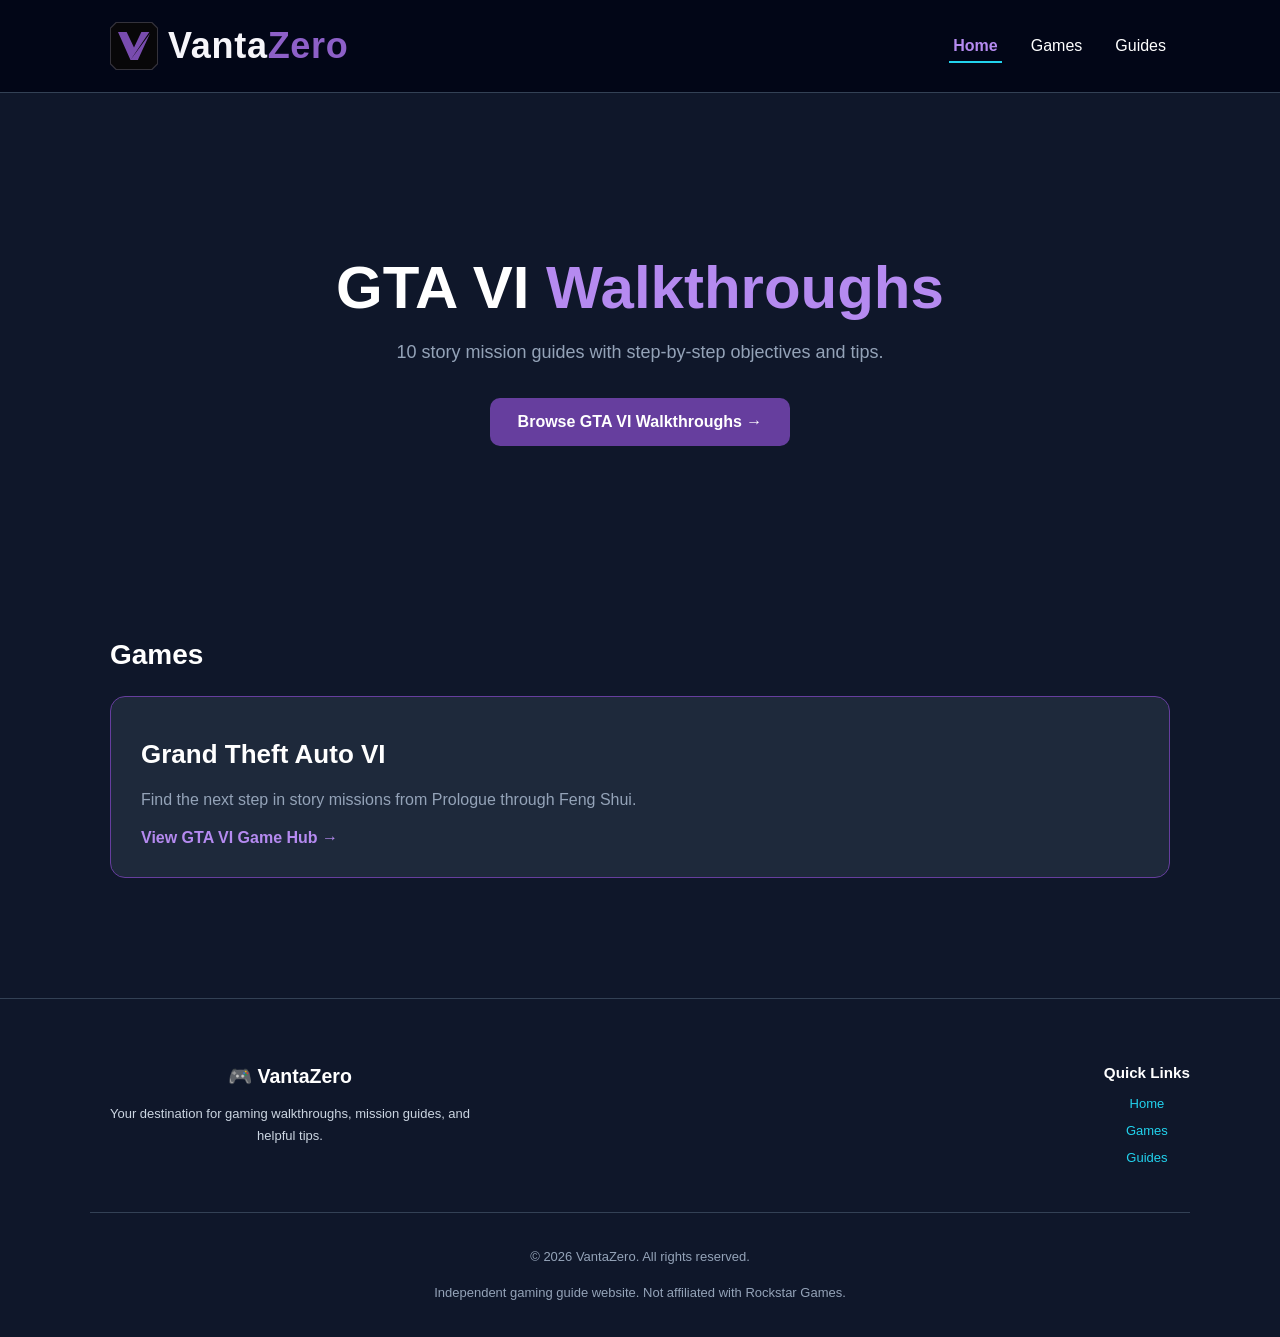
<file: index.html>
<!DOCTYPE html>
<html lang="en">

<head>
    <meta charset="UTF-8">

    <meta name="viewport"
          content="width=device-width, initial-scale=1.0">

    <!-- SEO: Website Title -->
    <title>VantaZero | Gaming Walkthroughs & Guides</title>

    <!-- SEO: Website Description -->
    <meta name="description"
          content="Explore gaming walkthroughs, mission guides, collectibles, and helpful tips for GTA 6 and more on VantaZero.">
<meta name="google-site-verification" content="dbKmy8jJhe4h7vlhuakWA9w3L3gH9EgUnJ3etNi1mDU" />

    <!-- Website CSS -->
    <link rel="stylesheet" href="style.css?v=featured-guides">
</head>

<body>

    
<a href="#main-content" class="skip-link">
    Skip to main content
</a>

  <header class="site-header">


    <nav class="navbar">

    <a href="index.html" class="logo">
        <span class="logo-icon" aria-hidden="true"></span>
        <span>Vanta<span class="logo-accent">Zero</span></span>
    </a>

    <div class="nav-links">
       <a href="index.html" class="active" aria-current="page">Home</a>
        <a href="index.html#games">Games</a>
        <a href="gta6-directory.html">Guides</a>
    </div>

</nav>


  </header>

  <a href="#main-content" class="skip-link">
    Skip to main content
</a>
    <main id="main-content">
        <section class="hero">
            <h1>GTA VI <span>Walkthroughs</span></h1>
            <p>10 story mission guides with step-by-step objectives and tips.</p>
            <a href="gta6-directory.html" class="btn">Browse GTA VI Walkthroughs →</a>
        </section>

        <section id="games" class="games-section">
            <h2>Games</h2>
            <article class="game-card featured-game">
                <h3>Grand Theft Auto VI</h3>
                <p>Find the next step in story missions from Prologue through Feng Shui.</p>
                <a href="gta6.html">View GTA VI Game Hub →</a>
            </article>
        </section>
    </main>

<!-- DAY 19 - VantaZero Footer -->
<footer class="site-footer">

    <div class="footer-container">

        <div class="footer-brand">
            <h2>🎮 VantaZero</h2>
            <p>
                Your destination for gaming walkthroughs,
                mission guides, and helpful tips.
            </p>
        </div>

        <div class="footer-links">
            <h3>Quick Links</h3>

            <a href="index.html">Home</a>
            <a href="index.html#games">Games</a>
            <a href="gta6-directory.html">Guides</a>
        </div>

    </div>

    <div class="footer-bottom">
        <p>© 2026 VantaZero. All rights reserved.</p>
        <p>
            Independent gaming guide website.
            Not affiliated with Rockstar Games.
        </p>
    </div>

</footer>

</body>
</html>
</file>
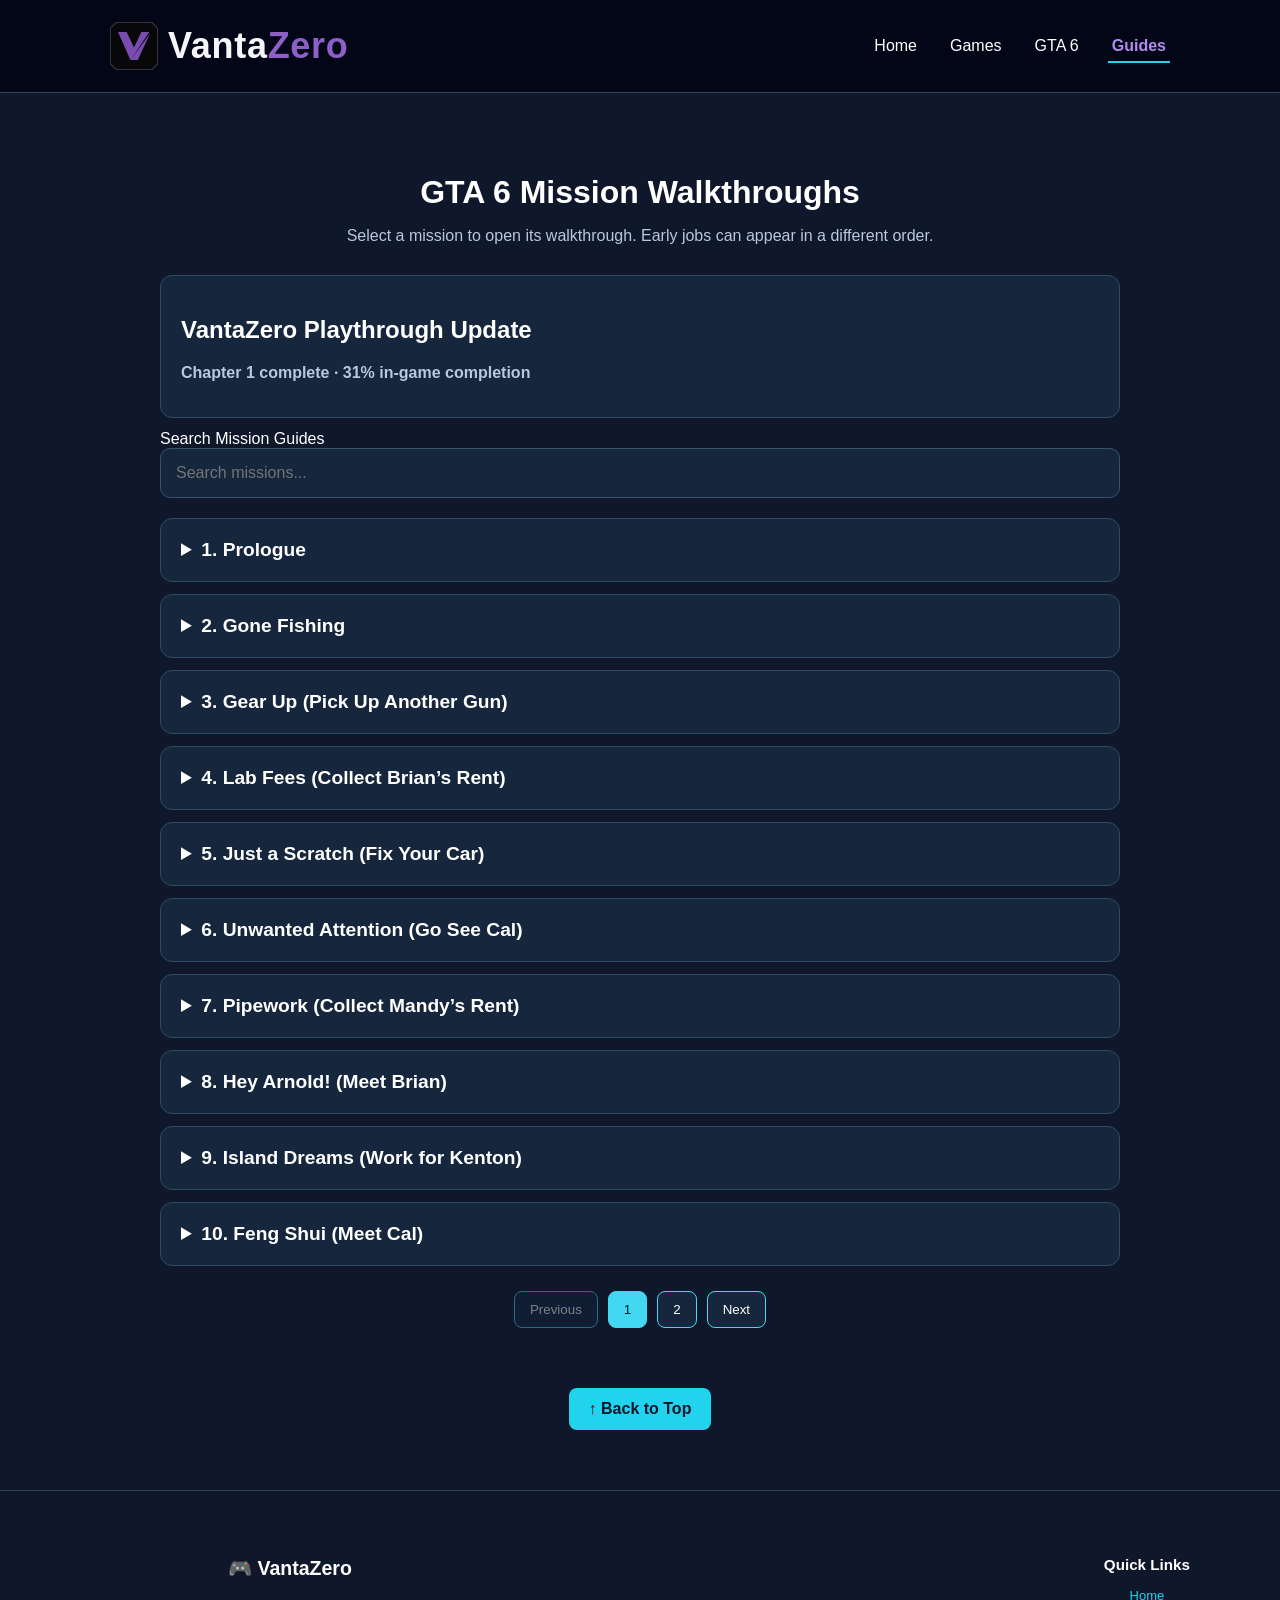
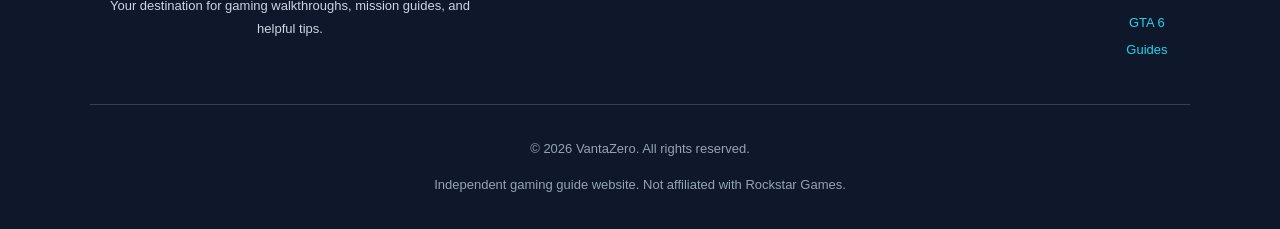
<file: gta6-directory.html>
<!DOCTYPE html>
<html lang="en">

<head>
    <meta charset="UTF-8">
    <meta name="viewport" content="width=device-width, initial-scale=1.0">

    <title>GTA 6 Mission Directory | VantaZero</title>

    <meta name="description"
          content="Browse GTA 6 mission walkthroughs and guides on VantaZero.">

    <link rel="stylesheet" href="style.css?v=featured-guides">

    <style>
        .directory-container {
            max-width: 1000px;
            margin: 40px auto;
            padding: 20px;
        }

        .directory-heading {
            text-align: center;
            margin-bottom: 30px;
        }

        .directory-heading h1 {
            margin-bottom: 12px;
        }

        .directory-heading p {
            color: #b8c8dd;
        }

        .directory-search {
            width: 100%;
            padding: 15px;
            margin-bottom: 20px;
            border: 1px solid #37526e;
            border-radius: 10px;
            background: #15263d;
            color: white;
            font-size: 16px;
        }

        .directory-search:focus {
            outline: 2px solid #b58af0;
        }

        .directory-card {
            background: #15263d;
            border: 1px solid #304963;
            border-radius: 12px;
            padding: 20px;
            margin-bottom: 12px;
        }

        .directory-card summary {
            cursor: pointer;
            font-size: 1.2rem;
            font-weight: bold;
            color: white;
        }

        .directory-card p {
            color: #b8c8dd;
            margin-bottom: 15px;
        }

        .directory-card a {
            color: #43d8f2;
            font-weight: bold;
            text-decoration: none;
        }

        .directory-card a:hover {
            text-decoration: underline;
        }

        .directory-message {
            text-align: center;
            padding: 40px 20px;
            color: #b8c8dd;
        }

        .directory-pagination {
            display: flex;
            justify-content: center;
            flex-wrap: wrap;
            gap: 10px;
            margin-top: 25px;
        }

        .directory-pagination button {
            padding: 10px 15px;
            background: #15263d;
            border: 1px solid #43d8f2;
            border-radius: 8px;
            color: white;
            cursor: pointer;
        }

        .directory-pagination button.active {
            background: #43d8f2;
            color: #0a1425;
        }

        .directory-pagination button:disabled {
            opacity: 0.45;
            cursor: default;
        }

        .directory-pagination button:not(:disabled):hover {
            opacity: 0.85;
        }
        .directory-walkthrough {
            margin-top: 16px;
        }

        .directory-steps h3 {
            margin: 16px 0 8px;
        }

        .directory-steps ol {
            padding-left: 24px;
        }

        .directory-steps li {
            margin-bottom: 8px;
        }

        .guide-source {
            margin-top: 18px;
        }
    </style>
</head>

<body id="top">

    <a href="#main-content" class="skip-link">
        Skip to main content
    </a>

    <!-- Navigation -->
    <header class="site-header">
        <nav class="navbar">

            <a href="index.html" class="logo">
                <span class="logo-icon" aria-hidden="true"></span>
                <span>Vanta<span class="logo-accent">Zero</span></span>
            </a>

            <div class="nav-links">
                <a href="index.html">Home</a>
                <a href="index.html#games">Games</a>
                <a href="gta6.html">GTA 6</a>
                <a href="gta6-directory.html"
                   class="active"
                   aria-current="page">
                    Guides
                </a>
            </div>

        </nav>
    </header>

    <!-- Mission Directory -->
    <main id="main-content" class="directory-container">

        <div class="directory-heading">
            <h1 id="directoryTitle" tabindex="-1">GTA 6 Mission Walkthroughs</h1>

            <p>
                Select a mission to open its walkthrough. Early jobs can appear in a different order.
            </p>
        </div>

        <section id="playthrough-update" class="directory-card" aria-labelledby="playthrough-update-title">
            <div class="directory-walkthrough">
                <h2 id="playthrough-update-title">VantaZero Playthrough Update</h2>
                <p><strong>Chapter 1 complete · 31% in-game completion</strong></p>
            </div>
        </section>

        <!-- Search -->
        <label for="missionSearch">
            Search Mission Guides
        </label>

        <input
            type="search"
            id="missionSearch"
            class="directory-search"
            placeholder="Search missions..."
        >

        <!-- Mission List -->
        <div id="missionList">
            <details id="prologue" class="directory-card">
                <summary>1. Prologue</summary>
                <div class="directory-walkthrough">
                    <p><strong>Start</strong> · New game · Hamlet Prison</p>
                    <section class="directory-steps">
                        <h3>From the cellblock to the coffee shop</h3>
                        <ol>
                            <li>Finish Lucia’s conversation in the cellblock and walk with the guard to her appointment.</li>
                            <li>At the payday shop in the flashback, respond to the register and grab prompts. Keep moving when the police show up.</li>
                            <li>After control returns, head straight to the coffee shop marker. The arrest there is part of the story.</li>
                        </ol>
                    </section>
                </div>
            </details>

            <details id="gone-fishing" class="directory-card">
                <summary>2. Gone Fishing</summary>
                <div class="directory-walkthrough">
                    <p><strong>Start</strong> · Starts automatically after the Prologue</p>
                    <section class="directory-steps">
                        <h3>Pick up the cargo, then get Donnie out</h3>
                        <ol>
                            <li>Match Donnie’s flight path in the boat. Ease off the throttle at each package to give Cal time to grab it.</li>
                            <li>At the swamp, use the binoculars to watch the dock. Once Donnie’s taken, land the boat and work your way to the far shack. Slip in when the doorway is clear.</li>
                            <li>Take Donnie to the seaplane. Check the red-and-white trailer on the way if you’re collecting the cash. At Brian’s Marina, touch down on the water before taxiing up to the dock.</li>
                        </ol>
                    </section>
                </div>
            </details>

            <details id="gear-up" class="directory-card">
                <summary>3. Gear Up (Pick Up Another Gun)</summary>
                <div class="directory-walkthrough">
                    <p><strong>Start</strong> · Key Lento gun shop · Opens after Gone Fishing</p>
                    <section class="directory-steps">
                        <h3>Buy something before you step outside</h3>
                        <ol>
                            <li>Check your balance at Andrew’s counter. Either the shotgun or tactical rifle advances the objective.</li>
                            <li>The truck outside brings Kingfishers. Clear the encounter, then stay available for the phone call that closes the job.</li>
                        </ol>
                    </section>
                </div>
            </details>

            <details id="lab-fees" class="directory-card">
                <summary>4. Lab Fees (Collect Brian’s Rent)</summary>
                <div class="directory-walkthrough">
                    <p><strong>Start</strong> · Key Lento boutique · Opens after Gone Fishing</p>
                    <section class="directory-steps">
                        <h3>Two doors, two codes</h3>
                        <ol>
                            <li>Phone Brian if the boutique is locked. Inside, press the clerk about the rent until the back room becomes your next objective.</li>
                            <li>Use <strong>0420</strong> on the lab door, take the package, and call Brian on the way out.</li>
                            <li>At the lockup, enter <strong>7700</strong> and put the package away. Jason can check his mailbox later for the $600 payment.</li>
                        </ol>
                    </section>
                </div>
            </details>

            <details id="just-a-scratch" class="directory-card">
                <summary>5. Just a Scratch (Fix Your Car)</summary>
                <div class="directory-walkthrough">
                    <p><strong>Start</strong> · Joey’s garage in Key Lento · Bring Jason’s ’70 Ganado after Gone Fishing</p>
                    <section class="directory-steps">
                        <h3>Finish the engine and the paint</h3>
                        <ol>
                            <li>Speak with Joey outside before pulling the Ganado into the shop.</li>
                            <li>In the garage menu, pick <strong>Full Engine</strong>. Then open <strong>Cosmetics → Respray</strong> and apply a color.</li>
                            <li>If Jason’s car was destroyed, save and reload, then check outside his house for it.</li>
                        </ol>
                    </section>
                </div>
            </details>

            <details id="unwanted-attention" class="directory-card">
                <summary>6. Unwanted Attention (Go See Cal)</summary>
                <div class="directory-walkthrough">
                    <p><strong>Start</strong> · North Key Lento beach · Meet Cal after Gone Fishing</p>
                    <section class="directory-steps">
                        <h3>Get the Phoenix out of impound</h3>
                        <ol>
                            <li>Ride with Cal to Hamlet. Go over the outer fence, then use the containers at the back to cross into the yard.</li>
                            <li>Find the red Phoenix on the tow truck. In the truck, press the right stick to lower it, then move over to the Phoenix.</li>
                            <li>Wait at the exit gate, clear the flashing search zone, and stop at the marked Pay ’n’ Spray.</li>
                            <li>Leave the car at Brian’s garage and grab the $150 in back. Use the item wheel to swap Jason’s hat and glasses, then buy clothes at the marked shop.</li>
                        </ol>
                    </section>
                </div>
            </details>

            <details id="pipework" class="directory-card">
                <summary>7. Pipework (Collect Mandy’s Rent)</summary>
                <div class="directory-walkthrough">
                    <p><strong>Start</strong> · Mandy’s house in Key Lento · After Gear Up, Lab Fees, Just a Scratch, and Unwanted Attention</p>
                    <section class="directory-steps">
                        <h3>The sink is the job</h3>
                        <ol>
                            <li>Go inside with Mandy. Look on the bathroom floor opposite the bedroom for the plunger.</li>
                            <li>At the kitchen sink on Xbox, press the right stick when the plunger prompt appears, then use RT for the wrench prompt.</li>
                            <li>Let the conversation finish. The Macizo Cigar Mandy tosses outside is an optional pickup.</li>
                        </ol>
                    </section>
                </div>
            </details>

            <details id="hey-arnold" class="directory-card">
                <summary>8. Hey Arnold! (Meet Brian)</summary>
                <div class="directory-walkthrough">
                    <p><strong>Start</strong> · Pool bar in southern Key Lento · Wait for Brian’s call after Pipework</p>
                    <section class="directory-steps">
                        <h3>Stay with Arnold until the docks</h3>
                        <ol>
                            <li>Take Brian’s car to the liquor store to get Cal. Drive toward the radar station until the pink search zone narrows to Arnold’s spot.</li>
                            <li>Follow Arnold’s car. When he ditches it, go the rest of the way on foot.</li>
                            <li>At the docks, the chase ends with a choice. You can let Arnold go and still finish the mission.</li>
                        </ol>
                    </section>
                </div>
            </details>

            <details id="island-dreams" class="directory-card">
                <summary>9. Island Dreams (Work for Kenton)</summary>
                <div class="directory-walkthrough">
                    <p><strong>Start</strong> · Beachside Island Dreams shop · Opens after Hey Arnold!</p>
                    <section class="directory-steps">
                        <h3>Sweep the seabed before heading back up</h3>
                        <ol>
                            <li>Boat out to the marker. Use the yellow scuba gear at the stern, then swim with the group through the trench.</li>
                            <li>Scan the sand around the wreck. A green detector light means it’s time to look down for the pickup prompt. You need three finds.</li>
                            <li>Get Dobbs out from the grate and swim back. To save him when the shark appears, land two harpoon hits. The mission pays $400.</li>
                        </ol>
                    </section>
                </div>
            </details>

            <details id="feng-shui" class="directory-card">
                <summary>10. Feng Shui (Meet Cal)</summary>
                <div class="directory-walkthrough">
                    <p><strong>Start</strong> · Jason’s house · Return once the marker appears after Island Dreams</p>
                    <section class="directory-steps">
                        <h3>Set up the house for Lucia</h3>
                        <ol>
                            <li>Grab a beer, sit with Cal, and help him shift the TV and furniture. If he circles back to the coffee table, saying it’s fine moves the scene along.</li>
                            <li>Play through the prompts for Tenebrae Lux and Street Trash III. The release call the next morning wraps up the visit.</li>
                        </ol>
                    </section>
                </div>
            </details>

            <details id="whats-in-the-bag" class="directory-card">
                <summary>11. What’s in the Bag? (Chapter 2)</summary>
                <div class="directory-walkthrough">
                    <p><strong>Start</strong> · Starlet Motel · Begins right after Discharge Time</p>
                    <section class="directory-steps">
                        <h3>Check underneath the statue</h3>
                        <ol>
                            <li>Use Lucia’s inspection controls to rotate the statue until you can read the note on its underside.</li>
                            <li>Look at the hard drive next. As new jobs open, swing back by Jason’s room for the ongoing Take Care of Jason objective.</li>
                        </ol>
                    </section>
                </div>
            </details>

            <details id="overnight-charges" class="directory-card">
                <summary>12. Overnight Charges (Chapter 2)</summary>
                <div class="directory-walkthrough">
                    <p><strong>Start</strong> · Starlet Motel reception · Available after inspecting the bag</p>
                    <section class="directory-steps">
                        <h3>Find out what Linda wants</h3>
                        <ol>
                            <li>Leave the room and head to the front desk. Talk to Linda about what’s owed.</li>
                            <li>If you picked up Lucia’s necklace in Chapter 1, the scene uses it as collateral. You can reclaim it when you settle the $900 balance in Behind on Payments.</li>
                        </ol>
                    </section>
                </div>
            </details>

            <details id="just-moved-in" class="directory-card">
                <summary>13. Just Moved In (Chapter 2)</summary>
                <div class="directory-walkthrough">
                    <p><strong>Start</strong> · Alpha convenience store across from the Starlet Motel</p>
                    <section class="directory-steps">
                        <h3>Clear the shopping list</h3>
                        <ol>
                            <li>Work along the shelves until you’ve collected all eight marked items. Check the minimap if a marker is still showing.</li>
                            <li>Each pickup rings up on its own. Once the last item registers, head back to the motel room.</li>
                        </ol>
                    </section>
                </div>
            </details>

            <details id="girls-trip" class="directory-card">
                <summary>14. Girl’s Trip (Chapter 2)</summary>
                <div class="directory-walkthrough">
                    <p><strong>Start</strong> · Starlet Motel · After Overnight Charges and Just Moved In</p>
                    <section class="directory-steps">
                        <h3>Take care of Jason before going into town</h3>
                        <ol>
                            <li>Ask around the motel for pills and head to Vicki’s room, number 10. Bring what she gives you back to Jason before returning to her.</li>
                            <li>Ride into town with Vicki and follow the stops through Delights to the boatyard and car wash.</li>
                            <li>Get through the Kolts encounter and use the shutter prompt. The outing ends at Dunk’s trailer, where the lead on stronger pills begins.</li>
                        </ol>
                    </section>
                </div>
            </details>

            <details id="moses" class="directory-card">
                <summary>15. Moses (Chapter 2)</summary>
                <div class="directory-walkthrough">
                    <p><strong>Start</strong> · Moses’s garage · Bring a car after Girl’s Trip</p>
                    <section class="directory-steps">
                        <h3>Pick a car you can keep</h3>
                        <ol>
                            <li>In the yard, point the Waink scanner at each of the three practice cars and check what it reports about their trackers.</li>
                            <li>Complete the guided interaction at the Montagne XL and go back to Moses.</li>
                            <li>Register an untracked car as Lucia’s personal vehicle. Scanning the car you bring before you leave saves a trip if it has a tracker.</li>
                        </ol>
                    </section>
                </div>
            </details>

            <details id="new-look" class="directory-card">
                <summary>16. New Look (Chapter 2)</summary>
                <div class="directory-walkthrough">
                    <p><strong>Start</strong> · Port Gellhorn hair salon · Opens after Girl’s Trip</p>
                    <section class="directory-steps">
                        <h3>Get Lucia a haircut</h3>
                        <ol>
                            <li>Open the style menu with the salon clerk and buy any available cut.</li>
                            <li>This clears the salon objective. The clothing objective has its own marker and purchase.</li>
                        </ol>
                    </section>
                </div>
            </details>

            <details id="how-do-i-look" class="directory-card">
                <summary>17. How Do I Look? (Chapter 2)</summary>
                <div class="directory-walkthrough">
                    <p><strong>Start</strong> · Bargain World · South Port Gellhorn</p>
                    <section class="directory-steps">
                        <h3>Buy both pieces of the outfit</h3>
                        <ol>
                            <li>Pick any top, then buy pants or shorts for Lucia. The objective clears once you’ve made a purchase in both categories.</li>
                        </ol>
                    </section>
                </div>
            </details>

            <details id="ambulance-chaser" class="directory-card">
                <summary>18. Ambulance Chaser (Chapter 2)</summary>
                <div class="directory-walkthrough">
                    <p><strong>Start</strong> · Barn east of the Starlet Motel · Use the rear stairs</p>
                    <section class="directory-steps">
                        <h3>Follow the ambulance to the crash</h3>
                        <ol>
                            <li>When the ambulance pulls away, take the ATV from the barn. Stay close and let the chase play out until the wreck.</li>
                            <li>Complete the marked interaction at the ambulance and leave once the game clears the objective.</li>
                        </ol>
                    </section>
                </div>
            </details>

            <details id="behind-on-payments" class="directory-card">
                <summary>19. Behind on Payments (Chapter 2)</summary>
                <div class="directory-walkthrough">
                    <p><strong>Start</strong> · Starlet Motel reception · Bring $900</p>
                    <section class="directory-steps">
                        <h3>Settle the room bill</h3>
                        <ol>
                            <li>Keep doing open story jobs until Lucia has the full amount. Moses can also buy eligible vehicles once his introduction is complete.</li>
                            <li>Pay Linda at the desk. If she took the necklace earlier, this is where you get it back.</li>
                        </ol>
                    </section>
                </div>
            </details>

            <details id="slam-dunk" class="directory-card">
                <summary>20. Slam Dunk (Chapter 2)</summary>
                <div class="directory-walkthrough">
                    <p><strong>Start</strong> · Dunk’s Port Gellhorn trailer · Wait for the follow-up call</p>
                    <section class="directory-steps">
                        <h3>Bring the painkillers back to Jason</h3>
                        <ol>
                            <li>Meet Dunk and follow him to Dr. Bill. At the docks, stay behind the escort until you reach the office.</li>
                            <li>When the meeting turns hostile, get out of the compound and shake the chase. Pick up Bill again before you head to the airstrip.</li>
                            <li>Clear the airstrip encounter and look for Dunk in the central building. Drop him at his trailer to trigger the scene where Lucia brings the pills back to Jason.</li>
                            <li>If Dunk hasn’t called back, check <strong>Map → Story</strong> for Painkiller Supplier and work through the other open Chapter 2 jobs.</li>
                        </ol>
                    </section>
                </div>
            </details>
        </div>
        <p id="noMissions" class="directory-message" role="status" hidden>No missions found. Try a different search.</p>

        <!-- Pagination -->
        <nav
            id="pagination"
            class="directory-pagination"
            aria-label="Mission directory pages">
        </nav>

    </main>

    <!-- Back to Top -->
    <a href="#top" class="back-to-top">
        ↑ Back to Top
    </a>

    <!-- Footer -->
    <footer class="site-footer">

        <div class="footer-container">

            <div class="footer-brand">
                <h2>🎮 VantaZero</h2>
                <p>
                    Your destination for gaming walkthroughs,
                    mission guides, and helpful tips.
                </p>
            </div>

            <div class="footer-links">
                <h3>Quick Links</h3>
                <a href="index.html">Home</a>
                <a href="gta6.html">GTA 6</a>
                <a href="gta6-directory.html">Guides</a>
            </div>

        </div>

        <div class="footer-bottom">
            <p>© 2026 VantaZero. All rights reserved.</p>
            <p>
                Independent gaming guide website.
                Not affiliated with Rockstar Games.
            </p>
        </div>

    </footer>

    <script>
        const search = document.getElementById("missionSearch");
        const cards = Array.from(document.querySelectorAll("#missionList details"));
        const pagination = document.getElementById("pagination");
        const noMissions = document.getElementById("noMissions");
        const pageSize = 10;

        function showMissions(page = 1) {
            const query = search.value.trim().toLowerCase();
            const matches = cards.filter(card =>
                card.querySelector("summary").textContent.toLowerCase().includes(query)
            );
            const start = (page - 1) * pageSize;
            const visibleCards = new Set(matches.slice(start, start + pageSize));

            cards.forEach(card => {
                card.hidden = !visibleCards.has(card);
            });
            noMissions.hidden = matches.length > 0;
            pagination.replaceChildren();

            const pageCount = Math.ceil(matches.length / pageSize);
            if (pageCount <= 1) {
                return;
            }

            addPageButton("Previous", page - 1, { disabled: page === 1 });
            for (let number = 1; number <= pageCount; number++) {
                addPageButton(number, number, { current: number === page });
            }
            addPageButton("Next", page + 1, { disabled: page === pageCount });
        }

        function addPageButton(label, targetPage, { current = false, disabled = false }) {
            const button = document.createElement("button");
            button.type = "button";
            button.textContent = label;
            button.disabled = disabled;
            if (current) {
                button.classList.add("active");
                button.setAttribute("aria-current", "page");
            }
            if (typeof label === "number") {
                button.setAttribute("aria-label", `Page ${label}`);
            }
            button.addEventListener("click", () => {
                showMissions(targetPage);
                document.getElementById("directoryTitle").focus();
            });
            pagination.append(button);
        }

        search.addEventListener("input", () => showMissions());
        showMissions();
    </script>
</body>
</html>
</file>
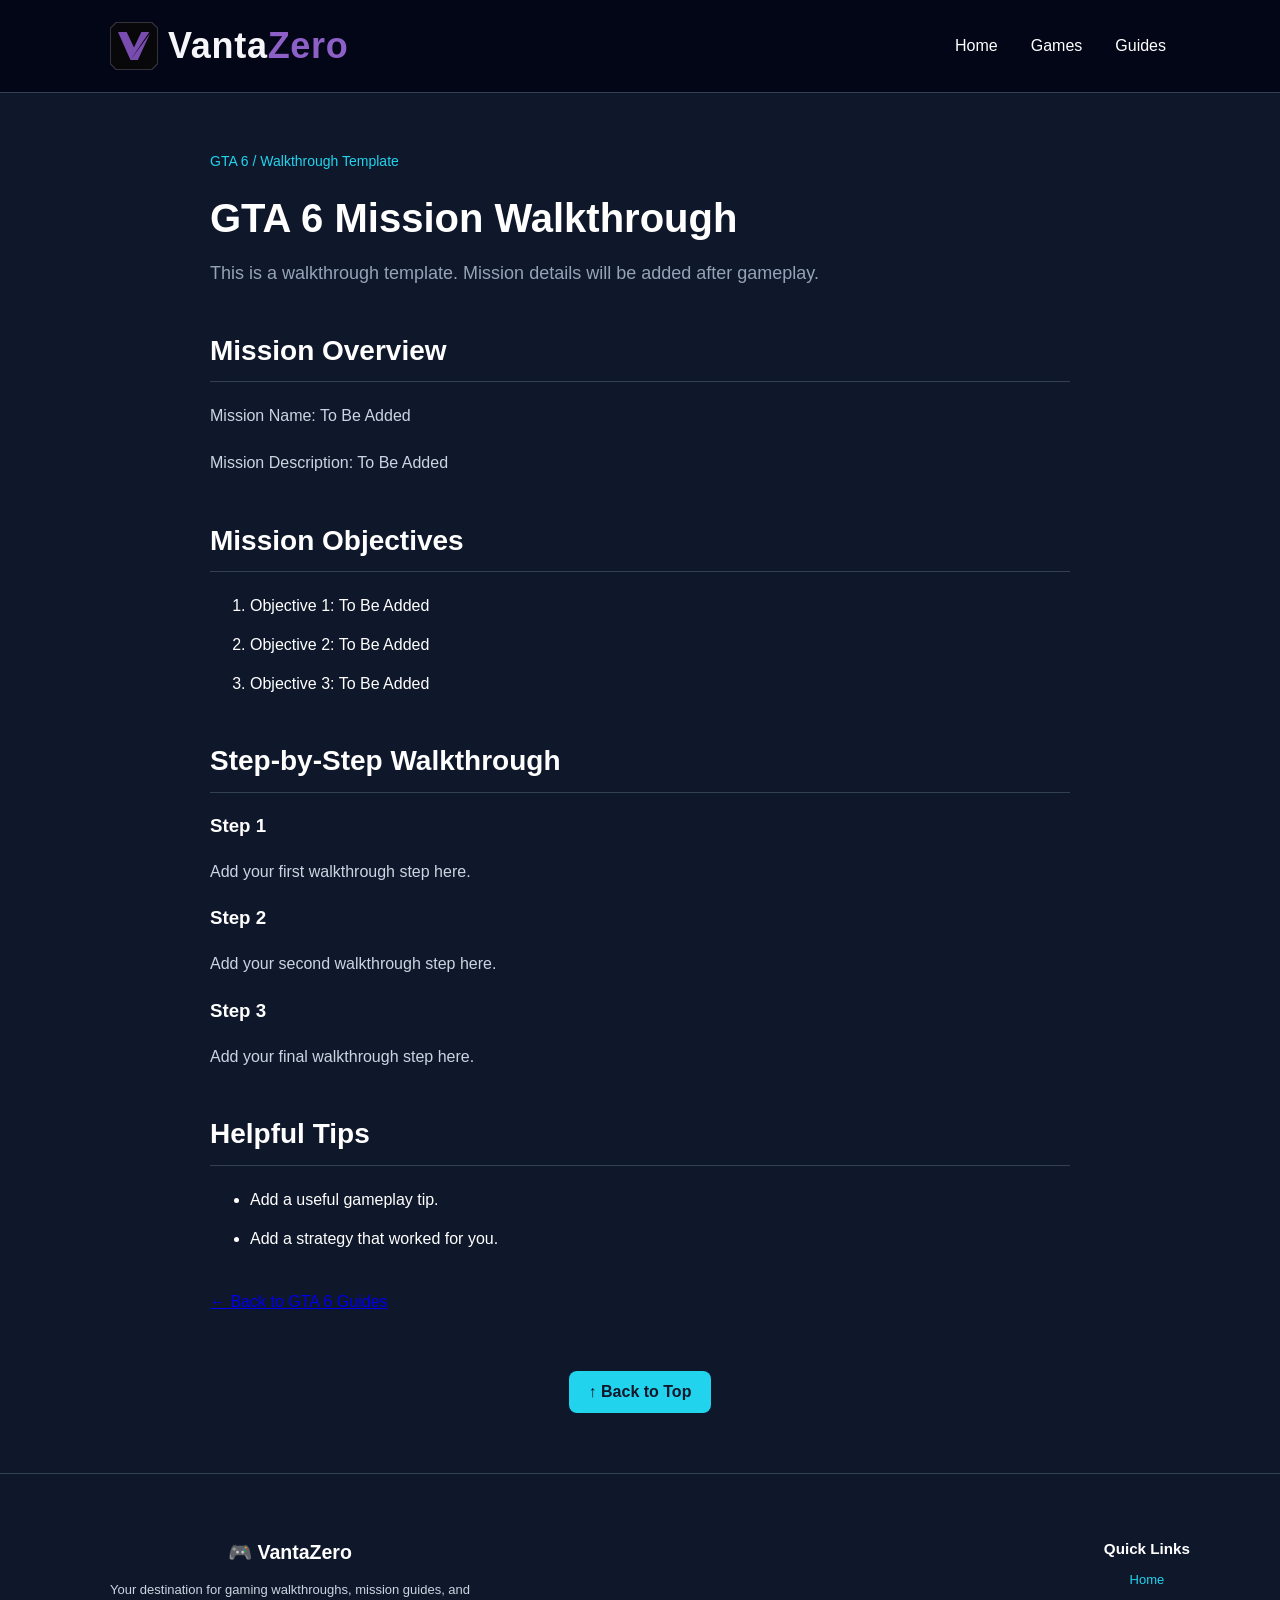
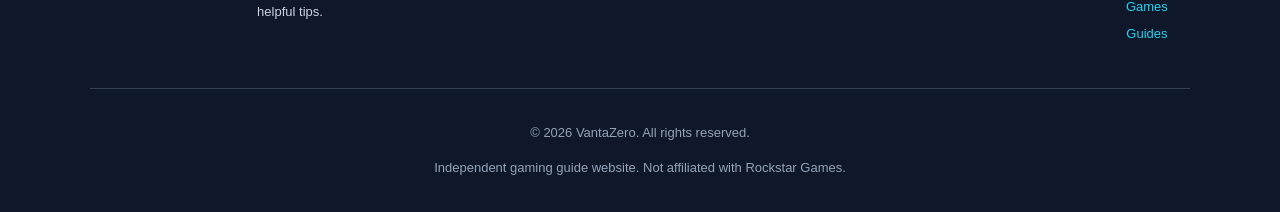
<file: gta6-walkthrough.html>
<!DOCTYPE html>
<html lang="en">

<head>
    <meta charset="UTF-8">
    <meta name="viewport" content="width=device-width, initial-scale=1.0">

    <title>GTA 6 Walkthrough | VantaZero</title>

    <meta name="description"
          content="GTA 6 mission walkthroughs, objectives, and gameplay tips on VantaZero.">

    <link rel="stylesheet" href="style.css?v=larger-wordmark">
</head>

<body id="top">

    <!-- Skip Link -->
    <a href="#main-content" class="skip-link">
        Skip to main content
    </a>

    <!-- Navigation -->
    <header class="site-header">
        <nav class="navbar">

            <a href="index.html" class="logo">
                <span class="logo-icon" aria-hidden="true"></span>
                <span>Vanta<span class="logo-accent">Zero</span></span>
            </a>

            <div class="nav-links">
                <a href="index.html">Home</a>
                <a href="index.html#games">Games</a>
                <a href="gta6.html#gta-guides">Guides</a>
            </div>

        </nav>
    </header>

    <!-- Main Content -->
    <main id="main-content" class="guide-container">

        <p class="breadcrumb">
            GTA 6 / Walkthrough Template
        </p>

        <h1>GTA 6 Mission Walkthrough</h1>

        <p class="guide-intro">
            This is a walkthrough template.
            Mission details will be added after gameplay.
        </p>

        <!-- Mission Overview -->
        <section class="guide-section">
            <h2>Mission Overview</h2>

            <p>
                Mission Name: To Be Added
            </p>

            <p>
                Mission Description: To Be Added
            </p>
        </section>

        <!-- Mission Objectives -->
        <section class="guide-section">
            <h2>Mission Objectives</h2>

            <ol>
                <li>Objective 1: To Be Added</li>
                <li>Objective 2: To Be Added</li>
                <li>Objective 3: To Be Added</li>
            </ol>
        </section>

        <!-- Step-by-Step Walkthrough -->
        <section class="guide-section">
            <h2>Step-by-Step Walkthrough</h2>

            <h3>Step 1</h3>
            <p>
                Add your first walkthrough step here.
            </p>

            <h3>Step 2</h3>
            <p>
                Add your second walkthrough step here.
            </p>

            <h3>Step 3</h3>
            <p>
                Add your final walkthrough step here.
            </p>
        </section>

        <!-- Helpful Tips -->
        <section class="guide-section">
            <h2>Helpful Tips</h2>

            <ul>
                <li>Add a useful gameplay tip.</li>
                <li>Add a strategy that worked for you.</li>
            </ul>
        </section>

        <!-- Back to GTA 6 -->
        <p>
            <a href="gta6.html#gta-guides">
                ← Back to GTA 6 Guides
            </a>
        </p>

    </main>

    <!-- Back to Top -->
    <a href="#top" class="back-to-top">
        ↑ Back to Top
    </a>

    <!-- Footer -->
    <footer class="site-footer">

        <div class="footer-container">

            <div class="footer-brand">
                <h2>🎮 VantaZero</h2>
                <p>
                    Your destination for gaming walkthroughs,
                    mission guides, and helpful tips.
                </p>
            </div>

            <div class="footer-links">
                <h3>Quick Links</h3>
                <a href="index.html">Home</a>
                <a href="index.html#games">Games</a>
                <a href="gta6.html#gta-guides">Guides</a>
            </div>

        </div>

        <div class="footer-bottom">
            <p>© 2026 VantaZero. All rights reserved.</p>
            <p>
                Independent gaming guide website.
                Not affiliated with Rockstar Games.
            </p>
        </div>

    </footer>

    <script src="script.js"></script>

</body>
</html>
</file>
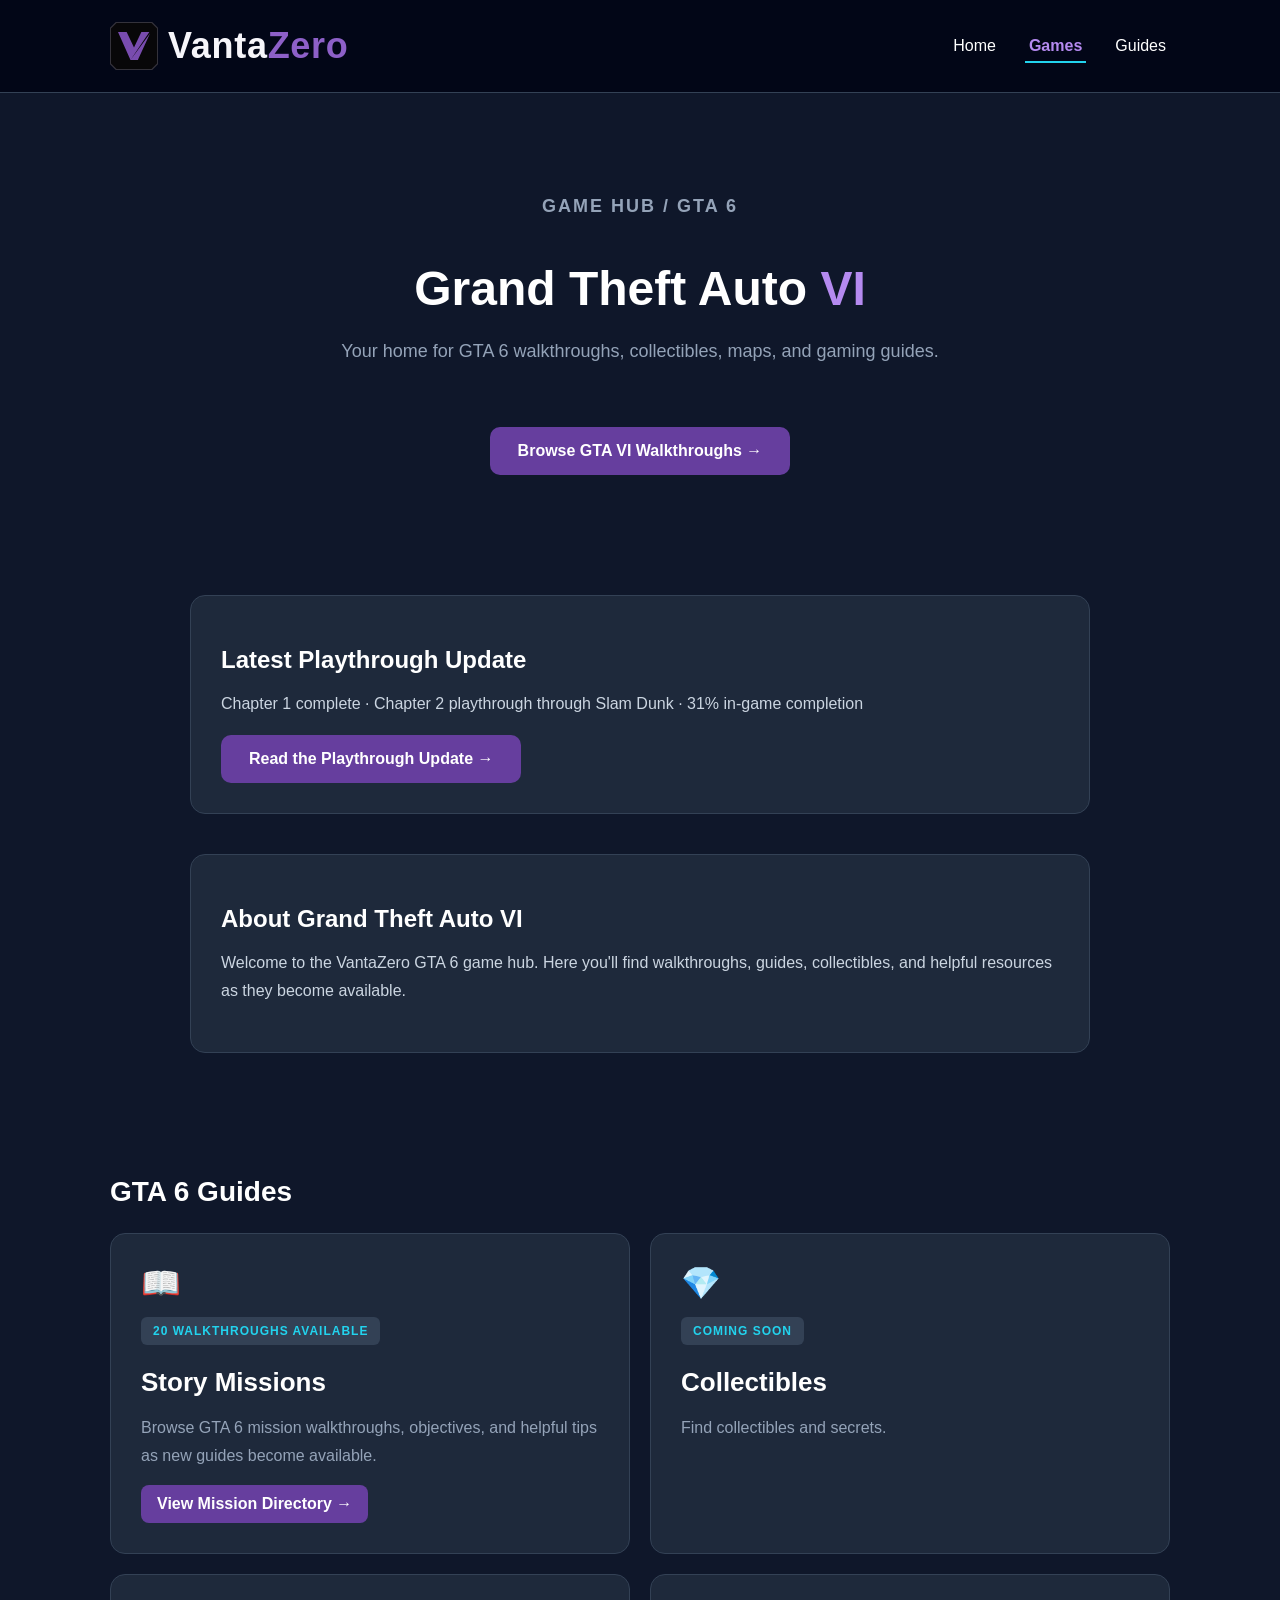
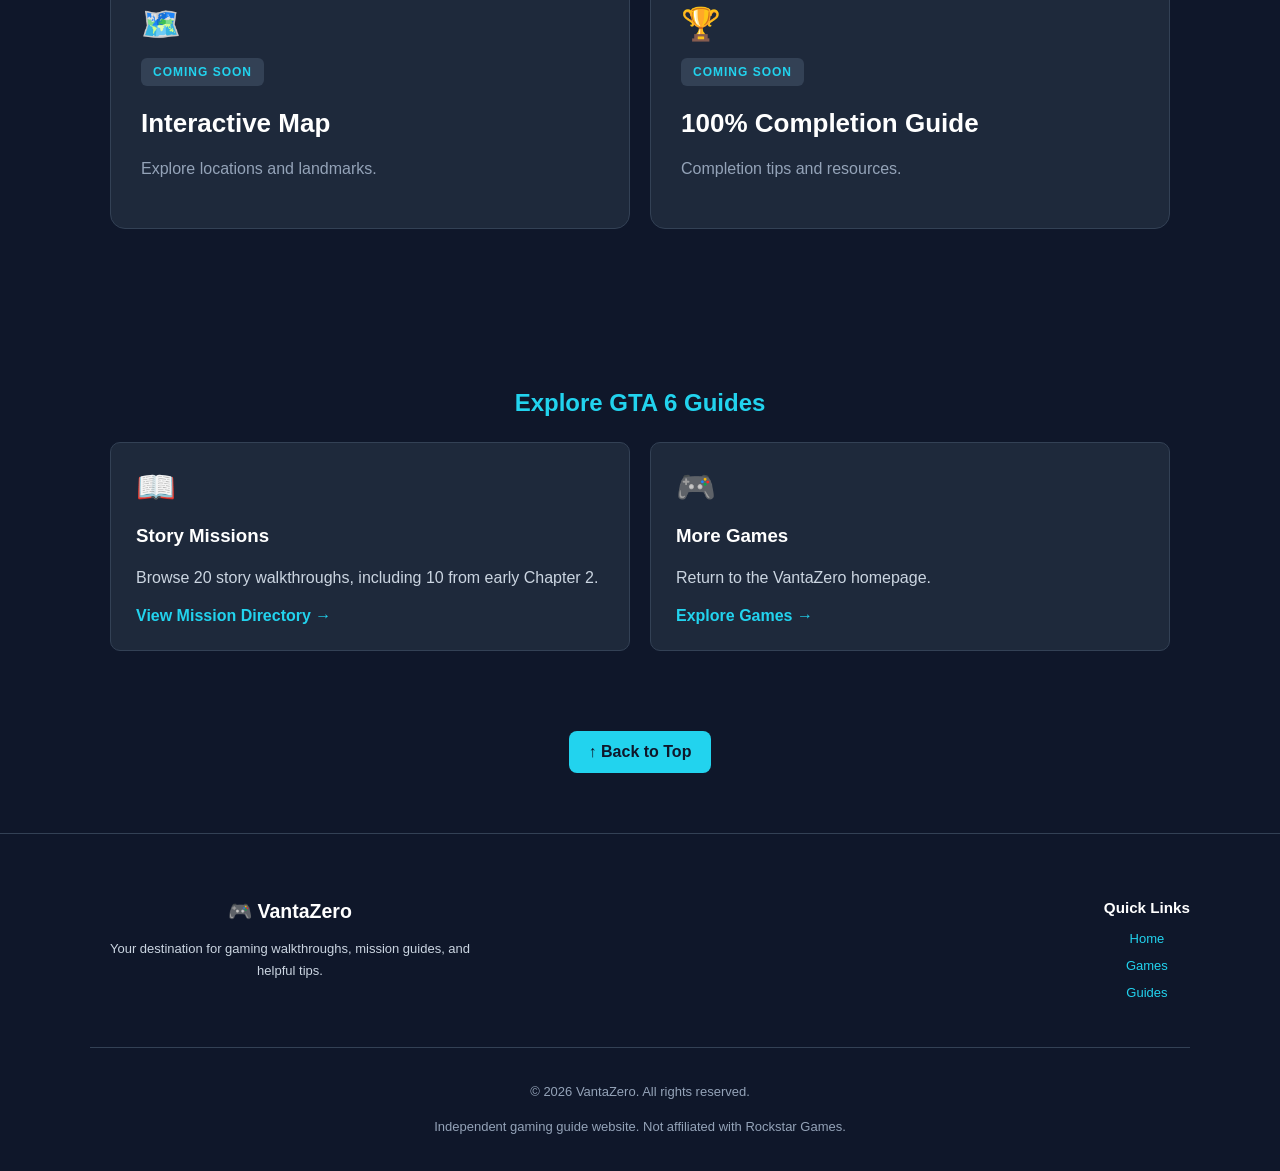
<file: gta6.html>
<!DOCTYPE html>
<html lang="en">

<head>
    <meta charset="UTF-8">
    <meta name="viewport" content="width=device-width, initial-scale=1.0">

    <!-- SEO Title -->
    <title>GTA 6 Guides & Walkthroughs | VantaZero</title>

    <!-- SEO Description -->
    <meta name="description" content="Explore the GTA 6 guide hub on VantaZero, with space for future mission walkthroughs, collectibles, maps, and gameplay tips.">

    <link rel="stylesheet" href="style.css?v=featured-guides">
</head>

<body id="top">

    <a href="#main-content" class="skip-link">
        Skip to main content
    </a>

    <!-- Navigation -->
    <header class="site-header">
        <nav class="navbar">

            <a href="index.html" class="logo">
                <span class="logo-icon" aria-hidden="true"></span>
                <span>Vanta<span class="logo-accent">Zero</span></span>
            </a>

            <div class="nav-links">
                <a href="index.html">Home</a>
                <a href="index.html#games" class="active" aria-current="page">Games</a>
                <a href="gta6-directory.html">Guides</a>
            </div>

        </nav>
    </header>

    <main id="main-content">

        <!-- GTA 6 Introduction -->
        <section class="hero gta-hero">

            <p class="game-label">GAME HUB / GTA 6</p>

            <h1>
                Grand Theft Auto <span>VI</span>
            </h1>

            <p>
                Your home for GTA 6 walkthroughs,
                collectibles, maps, and gaming guides.
            </p>

            <a href="gta6-directory.html" class="btn">
                Browse GTA VI Walkthroughs →
            </a>

        </section>

        <section class="game-about" aria-labelledby="latest-playthrough-title">
            <h2 id="latest-playthrough-title">Latest Playthrough Update</h2>
            <p>Chapter 1 complete · Chapter 2 playthrough through Slam Dunk · 31% in-game completion</p>
            <a href="gta6-directory.html#playthrough-update" class="btn">Read the Playthrough Update →</a>
        </section>

        <!-- About This Game -->
        <section class="game-about">

            <h2>About Grand Theft Auto VI</h2>

            <p>
                Welcome to the VantaZero GTA 6 game hub.
                Here you'll find walkthroughs, guides,
                collectibles, and helpful resources
                as they become available.
            </p>

        </section>

        <!-- GTA 6 Guides -->
        <section id="gta-guides" class="games-section">

            <h2>GTA 6 Guides</h2>

            <div class="game-grid">

          
<!-- Story Missions -->
<article class="game-card">
    <span class="guide-icon">📖</span>
    <span class="guide-badge">20 WALKTHROUGHS AVAILABLE</span>

    <h3>Story Missions</h3>

    <p>
        Browse GTA 6 mission walkthroughs,
        objectives, and helpful tips as
        new guides become available.
    </p>

    <a href="gta6-directory.html" class="guide-button">
        View Mission Directory →
    </a>
</article>

                <!-- Collectibles -->
                <article class="game-card">
                    <span class="guide-icon">💎</span>
                    <span class="guide-badge">COMING SOON</span>
                    <h3>Collectibles</h3>
                    <p>Find collectibles and secrets.</p>
                </article>

                <!-- Interactive Map -->
                <article class="game-card">
                    <span class="guide-icon">🗺️</span>
                    <span class="guide-badge">COMING SOON</span>
                    <h3>Interactive Map</h3>
                    <p>Explore locations and landmarks.</p>
                </article>

                <!-- Completion Guide -->
                <article class="game-card">
                    <span class="guide-icon">🏆</span>
                    <span class="guide-badge">COMING SOON</span>
                    <h3>100% Completion Guide</h3>
                    <p>Completion tips and resources.</p>
                </article>

            </div>
        </section>

        <!-- GTA 6 Quick Navigation -->
        <section class="quick-nav">

            <h2>Explore GTA 6 Guides</h2>

            <div class="quick-nav-grid">

                <a href="gta6-directory.html" class="quick-nav-card">
                    <span class="guide-icon">📖</span>
                    <h3>Story Missions</h3>
                    <p>Browse 20 story walkthroughs, including 10 from early Chapter 2.</p>
                    <span>View Mission Directory →</span>
                </a>

                <a href="index.html" class="quick-nav-card">
                    <span class="guide-icon">🎮</span>
                    <h3>More Games</h3>
                    <p>Return to the VantaZero homepage.</p>
                    <span>Explore Games →</span>
                </a>

            </div>
        </section>

    </main>

    <!-- Back to Top Button -->
    <a href="#top" class="back-to-top">
        ↑ Back to Top
    </a>

    <!-- Footer -->
    <footer class="site-footer">

        <div class="footer-container">

            <div class="footer-brand">
                <h2>🎮 VantaZero</h2>
                <p>
                    Your destination for gaming walkthroughs,
                    mission guides, and helpful tips.
                </p>
            </div>

            <div class="footer-links">
                <h3>Quick Links</h3>
                <a href="index.html">Home</a>
                <a href="index.html#games">Games</a>
                <a href="gta6-directory.html">Guides</a>
            </div>

        </div>

        <div class="footer-bottom">
            <p>© 2026 VantaZero. All rights reserved.</p>
            <p>
                Independent gaming guide website.
                Not affiliated with Rockstar Games.
            </p>
        </div>

    </footer>

    <script src="script.js"></script>

</body>
</html>
</file>
<file: style.css>
/* Basic page setup */
* {
  box-sizing: border-box;
}

html {
  scroll-behavior: smooth;
}

body {
  margin: 0;
  background-color: #0f172a;
  color: white;
  font-family: Arial, sans-serif;
}

/* Navigation bar */
.site-header {
  background-color: #020617;
  border-bottom: 1px solid #334155;
}

.navbar {
  max-width: 1100px;
  margin: auto;
  padding: 22px 20px;
  display: flex;
  justify-content: space-between;
  align-items: center;
  gap: 20px;
}

.logo {
  color: #f6f5fa;
  font-size: 36px;
  font-weight: bold;
  text-decoration: none;
}

.nav-links {
  display: flex;
  gap: 25px;
}

.nav-links a {
  color: white;
  text-decoration: none;
}

.nav-links a:hover {
  color: #22d3ee;
}

/* Homepage hero */
.hero {
  padding: 110px 20px;
  text-align: center;
}

.hero h1 {
  font-size: clamp(32px, 6vw, 60px);
  margin-bottom: 20px;
}

.hero h1 span {
  color: #22d3ee;
}

.hero p {
  color: #94a3b8;
  font-size: 18px;
  margin-bottom: 35px;
}

/* Main button */
.btn {
  display: inline-block;
  padding: 15px 28px;
  background-color: #0891b2;
  color: white;
  text-decoration: none;
  font-weight: bold;
  border-radius: 10px;
}

.btn:hover {
  background-color: #06b6d4;
}

/* Featured games */
.games-section {
  max-width: 1100px;
  margin: auto;
  padding: 40px 20px;
}

.games-section h2 {
  font-size: 28px;
  margin-bottom: 25px;
}

.game-card {
  background-color: #1e293b;
  padding: 30px;
  border: 1px solid #334155;
  border-radius: 15px;
  transition: border-color 0.2s;
}

.game-card:hover {
  border-color: #22d3ee;
}

.game-card h3 {
  font-size: 26px;
  margin: 12px 0;
}

.game-card p {
  color: #94a3b8;
  line-height: 1.6;
}

.game-card .tag {
  color: #22d3ee;
  font-size: 12px;
  font-weight: bold;
}

.game-card a {
  color: #22d3ee;
  text-decoration: none;
  font-weight: bold;
}

/* Footer */
footer {
  margin-top: 60px;
  padding: 30px 20px;
  background-color: #020617;
  color: #94a3b8;
  text-align: center;
  font-size: 13px;
}

/* Mobile layout */
@media (max-width: 600px) {
  .navbar {
    flex-direction: column;
  }

  .nav-links {
    gap: 15px;
    flex-wrap: wrap;
    justify-content: center;
  }

  .hero {
    padding: 70px 20px;
  }

  .game-card {
    padding: 20px;
  }
}
.game-grid {
    display: grid;
    grid-template-columns: repeat(2, 1fr);
    gap: 20px;
}

@media (max-width: 600px) {
    .game-grid {
        grid-template-columns: 1fr;
    }
}

.mission-check {
    margin-right: 12px;
    accent-color: #22d3ee;
    width: 18px;
    height: 18px;
}

.game-card label {
    display: inline-flex;
    align-items: center;
    cursor: pointer;
    margin: 8px 0;
}

#progress-text {
    color: #22d3ee;
    font-weight: bold;
    margin-top: 25px;
}

/* Walkthrough page */

.guide-container {
    max-width: 900px;
    margin: 60px auto;
    padding: 0 20px;
}

.breadcrumb {
    color: #22d3ee;
    font-size: 14px;
}

.guide-container h1 {
    font-size: 40px;
    margin-bottom: 15px;
}

.guide-intro {
    color: #94a3b8;
    font-size: 18px;
    line-height: 1.6;
}

.guide-box {
    background-color: #1e293b;
    padding: 30px;
    border: 1px solid #334155;
    border-radius: 15px;
    margin-top: 35px;
    margin-bottom: 30px;
}

.guide-box h2 {
    color: white;
}

.guide-box p,
.guide-box li {
    color: #cbd5e1;
    line-height: 1.8;
}

.back-link {
    color: #22d3ee;
    text-decoration: none;
    font-weight: bold;
}

.back-link:hover {
    text-decoration: underline;
}

/* Walkthrough mobile styling */
@media (max-width: 600px) {
    .guide-container h1 {
        font-size: 30px;
    }

    .guide-box {
        padding: 20px;
    }
}

/* Table of contents */

.table-of-contents {
    background-color: #1e293b;
    border: 1px solid #334155;
    border-radius: 12px;
    padding: 25px;
    margin: 35px 0;
}

.table-of-contents h2 {
    margin-top: 0;
}

.table-of-contents a {
    display: block;
    color: #22d3ee;
    text-decoration: none;
    padding: 8px 0;
}

.table-of-contents a:hover {
    text-decoration: underline;
}

/* Walkthrough sections */

.guide-section {
    margin: 45px 0;
}

.guide-section h2 {
    font-size: 28px;
    border-bottom: 1px solid #334155;
    padding-bottom: 12px;
}

.guide-section p {
    color: #cbd5e1;
    line-height: 1.8;
}

/* Screenshot placeholder */

.image-placeholder {
    background-color: #334155;
    border: 2px dashed #64748b;
    border-radius: 10px;
    padding: 60px 20px;
    text-align: center;
    color: #cbd5e1;
    margin-top: 25px;
}

/* Smooth section navigation */

html {
    scroll-behavior: smooth;
}

/* Day 6 - Navigation improvements */

.logo {
    display: flex;
    align-items: center;
    gap: 10px;
    letter-spacing: 0.02em;
}

.logo-accent {
    color: #8d60c8;
}

.logo-icon {
    position: relative;
    display: grid;
    place-items: center;
    width: 48px;
    height: 48px;
    flex-shrink: 0;
    background: #34323b;
    clip-path: polygon(12% 0, 88% 0, 100% 12%, 100% 88%, 88% 100%, 12% 100%, 0 88%, 0 12%);
}

.logo-icon::before {
    content: "";
    position: absolute;
    inset: 1px;
    background: #080709;
    clip-path: inherit;
}

.logo-icon::after {
    content: "";
    position: relative;
    width: 32px;
    height: 28px;
    background: #794caf;
    clip-path: polygon(0 0, 27% 0, 50% 55%, 73% 0, 98% 0, 39% 100%, 100% 5%, 62% 100%, 39% 100%);
}

@media (max-width: 600px) {
    .logo-icon {
        width: 42px;
        height: 42px;
    }

    .logo-icon::after {
        width: 28px;
        height: 25px;
    }
}

.nav-links a {
    padding: 8px 4px;
    transition: color 0.2s ease;
}

.nav-links a.active {
    color: #22d3ee;
    font-weight: bold;
}

.nav-links a:hover {
    color: #22d3ee;
}

/* Small screen improvements */

@media (max-width: 600px) {
    .logo {
        font-size: 30px;
    }

    .nav-links {
        gap: 18px;
    }
}

/* DAY 7 - Professional game cards */

.game-card {
    background-color: #1e293b;
    border: 1px solid #334155;
    border-radius: 15px;
    padding: 30px;

    transition: transform 0.3s ease,
                border-color 0.3s ease,
                box-shadow 0.3s ease;
}

.game-card:hover {
    transform: translateY(-5px);
    border-color: #22d3ee;
    box-shadow: 0 10px 25px rgba(0, 0, 0, 0.3);
}

/* DAY 7 - Button effects */

.btn {
    display: inline-block;
    transition: transform 0.3s ease,
                background-color 0.3s ease;
}

.btn:hover {
    transform: translateY(-3px);
    background-color: #06b6d4;
}

/* DAY 7 - Section spacing */

.games-section {
    padding-top: 60px;
    padding-bottom: 60px;
}

.games-section h2 {
    margin-bottom: 25px;
}

.game-card h3 {
    margin-top: 12px;
    margin-bottom: 12px;
}

.game-card p {
    line-height: 1.7;
}

/* DAY 7 - Mobile improvements */

@media (max-width: 600px) {

    .game-grid {
        grid-template-columns: 1fr;
        gap: 20px;
    }

    .game-card {
        padding: 22px;
    }

    .games-section {
        padding-top: 40px;
        padding-bottom: 40px;
    }

}

/* DAY 7 - Button hover effect */

.btn {
    display: inline-block;
    transition: transform 0.3s ease,
                background-color 0.3s ease;
}

.btn:hover {
    transform: translateY(-3px);
    background-color: #06b6d4;
}

/* DAY 7 - Better section spacing */

.games-section {
    padding-top: 60px;
    padding-bottom: 60px;
}

.games-section h2 {
    margin-bottom: 25px;
}

.game-card h3 {
    margin-top: 12px;
    margin-bottom: 12px;
}

.game-card p {
    line-height: 1.7;
}

/* DAY 7 - Mobile improvements */

@media (max-width: 600px) {

    .game-grid {
        grid-template-columns: 1fr;
        gap: 20px;
    }

    .game-card {
        padding: 22px;
    }

    .games-section {
        padding-top: 40px;
        padding-bottom: 40px;
    }

}

/* DAY 8 - GTA 6 Game Hub */

.gta-hero {
    padding-top: 80px;
    padding-bottom: 80px;
}

.game-label {
    color: #22d3ee;
    font-size: 14px;
    font-weight: bold;
    letter-spacing: 2px;
    margin-bottom: 15px;
}

.gta-hero h1 {
    font-size: 48px;
    margin-bottom: 20px;
}

.gta-hero p {
    line-height: 1.7;
}

.gta-hero .btn {
    margin-top: 25px;
}

/* Mobile adjustments */

@media (max-width: 600px) {

    .gta-hero {
        padding-top: 50px;
        padding-bottom: 50px;
    }

    .gta-hero h1 {
        font-size: 34px;
    }

}

/* DAY 8 - About This Game */

.game-about {
    max-width: 900px;
    margin: 40px auto;
    padding: 30px;
    background-color: #1e293b;
    border: 1px solid #334155;
    border-radius: 15px;
}

.game-about h2 {
    color: #ffffff;
    margin-bottom: 15px;
}

.game-about p {
    color: #cbd5e1;
    line-height: 1.8;
}

@media (max-width: 600px) {
    .game-about {
        margin: 25px 20px;
        padding: 22px;
    }
}

/* DAY 8 - Guide card icons */

.guide-icon {
    display: block;
    font-size: 32px;
    margin-bottom: 15px;
}

/* DAY 10 - Mobile Walkthrough Improvements */

@media (max-width: 600px) {

    .guide-container {
        width: 100%;
        max-width: 100%;
        padding: 25px 20px;
        box-sizing: border-box;
    }

    .guide-container h1 {
        font-size: 28px;
        line-height: 1.3;
    }

    .guide-section h2 {
        font-size: 23px;
        line-height: 1.4;
    }

    .guide-section p,
    .guide-section li {
        font-size: 16px;
        line-height: 1.8;
    }

    .table-of-contents {
        padding: 20px;
    }

    .image-placeholder {
        width: 100%;
        box-sizing: border-box;
        padding: 30px 15px;
        text-align: center;
    }

}

/* DAY 10 - Mobile Navigation */

@media (max-width: 600px) {

    .navbar {
        display: flex;
        flex-direction: column;
        align-items: center;
        gap: 15px;
        padding: 20px;
    }

    .logo {
        font-size: 30px;
    }

    .nav-links {
        display: flex;
        justify-content: center;
        flex-wrap: wrap;
        gap: 20px;
    }

    .nav-links a {
        font-size: 14px;
    }

}

/* DAY 10 - Mobile Walkthrough Links */

@media (max-width: 600px) {

    .table-of-contents a {
        display: block;
        padding: 12px 10px;
        margin-bottom: 5px;
        border-radius: 8px;
        text-decoration: none;
        color: #22d3ee;
    }

    .table-of-contents a:hover {
        background-color: #334155;
    }

    .back-link {
        display: inline-block;
        padding: 12px 0;
        margin-top: 20px;
    }

}

/* DAY 11 - Mission Guide Cards */

.mission-list {
    display: grid;
    grid-template-columns: 1fr;
    gap: 20px;
    margin-top: 25px;
}

.mission-card {
    background-color: #1e293b;
    border: 1px solid #334155;
    border-radius: 12px;
    padding: 25px;
    transition: border-color 0.3s ease,
                transform 0.3s ease;
}

.mission-card:hover {
    border-color: #22d3ee;
    transform: translateY(-3px);
}

.mission-card h3 {
    color: #ffffff;
    margin-bottom: 12px;
}

.mission-card p {
    color: #cbd5e1;
    line-height: 1.7;
    margin-bottom: 15px;
}

.mission-card a {
    color: #22d3ee;
    font-weight: bold;
    text-decoration: none;
}

.mission-card a:hover {
    text-decoration: underline;
}

.mission-status {
    display: inline-block;
    font-size: 12px;
    color: #22d3ee;
    margin-bottom: 12px;
    font-weight: bold;
    letter-spacing: 1px;
}

@media (max-width: 600px) {
    .mission-card {
        padding: 20px;
    }
}

/* DAY 12 - Mission Objectives */

.mission-objectives {
    background-color: #1e293b;
    border: 1px solid #334155;
    border-left: 4px solid #22d3ee;
    border-radius: 12px;
    padding: 25px;
    margin: 25px 0;
}

.mission-objectives h2 {
    color: #ffffff;
    margin-bottom: 15px;
}

.mission-objectives ul {
    padding-left: 25px;
}

.mission-objectives li {
    color: #cbd5e1;
    line-height: 1.8;
    margin-bottom: 10px;
}

@media (max-width: 600px) {
    .mission-objectives {
        padding: 20px;
    }
}

/* DAY 12 - Walkthrough Step Cards */

.walkthrough-step {
    background-color: #1e293b;
    border: 1px solid #334155;
    border-radius: 12px;
    padding: 25px;
    margin: 20px 0;
}

.step-heading {
    display: flex;
    align-items: center;
    gap: 15px;
    margin-bottom: 15px;
}

.step-number {
    display: inline-flex;
    align-items: center;
    justify-content: center;
    background-color: #0891b2;
    color: #ffffff;
    font-weight: bold;
    border-radius: 8px;
    min-width: 42px;
    height: 42px;
    flex-shrink: 0;
}

.step-heading h3 {
    color: #ffffff;
    margin: 0;
}

.walkthrough-step p {
    color: #cbd5e1;
    line-height: 1.8;
}

@media (max-width: 600px) {
    .walkthrough-step {
        padding: 20px;
    }

    .step-heading h3 {
        font-size: 18px;
    }
}

/* DAY 12 - Gameplay Screenshot Styling */

.image-placeholder {
    width: 100%;
    min-height: 180px;
    background-color: #0f172a;
    border: 2px dashed #475569;
    border-radius: 12px;
    display: flex;
    align-items: center;
    justify-content: center;
    text-align: center;
    padding: 25px;
    margin-top: 20px;
    color: #94a3b8;
    font-size: 14px;
    box-sizing: border-box;
}

/* Future real gameplay screenshots */

.guide-screenshot {
    display: block;
    width: 100%;
    height: auto;
    border-radius: 12px;
    margin-top: 20px;
}

/* DAY 14 - Breadcrumb Navigation */

.breadcrumbs {
    display: flex;
    align-items: center;
    flex-wrap: wrap;
    gap: 8px;
    margin-bottom: 25px;
    font-size: 14px;
    line-height: 1.6;
}

.breadcrumbs a {
    color: #22d3ee;
    text-decoration: none;
}

.breadcrumbs a:hover {
    text-decoration: underline;
}

.breadcrumbs .separator {
    color: #64748b;
}

.breadcrumbs .current-page {
    color: #ffffff;
}

@media (max-width: 600px) {
    .breadcrumbs {
        font-size: 12px;
        gap: 6px;
    }
}

/* DAY 15 - Guide Readability */

.guide-section {
    margin-bottom: 40px;
}

.guide-section h2 {
    color: #ffffff;
    margin-bottom: 20px;
    line-height: 1.3;
}

.guide-section h3 {
    line-height: 1.4;
}

.guide-section p {
    color: #cbd5e1;
    line-height: 1.8;
    margin-bottom: 18px;
}

.guide-section li {
    line-height: 1.8;
    margin-bottom: 10px;
}

@media (max-width: 600px) {
    .guide-section {
        margin-bottom: 30px;
    }

    .guide-section h2 {
        font-size: 22px;
    }
}

/* DAY 15 - Mission Tip Box */

.mission-tip {
    background-color: #1e293b;
    border: 1px solid #334155;
    border-left: 4px solid #22d3ee;
    border-radius: 12px;
    padding: 25px;
    margin: 20px 0;
}

.mission-tip h3 {
    color: #ffffff;
    margin-bottom: 12px;
    font-size: 18px;
}

.mission-tip p {
    color: #cbd5e1;
    line-height: 1.8;
    margin-bottom: 0;
}

@media (max-width: 600px) {
    .mission-tip {
        padding: 20px;
    }
}

/* DAY 16 - Mission Search Bar */

.mission-search {
    margin: 25px 0;
}

.mission-search label {
    display: block;
    color: #ffffff;
    font-size: 18px;
    font-weight: bold;
    margin-bottom: 12px;
}

.mission-search input {
    width: 100%;
    padding: 16px 18px;
    background-color: #1e293b;
    border: 1px solid #334155;
    border-radius: 10px;
    color: #ffffff;
    font-size: 16px;
    box-sizing: border-box;
}

.mission-search input::placeholder {
    color: #94a3b8;
}

.mission-search input:focus {
    outline: none;
    border-color: #22d3ee;
    box-shadow: 0 0 0 2px rgba(34, 211, 238, 0.15);
}

/* DAY 17 - No Search Results */

.no-results {
    color: #cbd5e1;
    background-color: #1e293b;
    border: 1px solid #334155;
    border-radius: 10px;
    padding: 20px;
    margin-top: 20px;
    text-align: center;
}

.no-results[hidden] {
    display: none;
}

/* DAY 18 - Active Navigation Link */

nav a.active {
    color: #22d3ee;
    border-bottom: 2px solid #22d3ee;
    padding-bottom: 5px;
    font-weight: bold;
}

nav a:hover {
    color: #22d3ee;
}

/* DAY 19 - Professional Website Footer */

.site-footer {
    background-color: #0f172a;
    border-top: 1px solid #334155;
    padding: 50px 20px 25px;
    margin-top: 60px;
}

.footer-container {
    max-width: 1100px;
    margin: 0 auto;
    display: flex;
    justify-content: space-between;
    gap: 40px;
    flex-wrap: wrap;
}

.footer-brand {
    max-width: 400px;
}

.footer-brand h2 {
    color: #ffffff;
    margin-bottom: 15px;
}

.footer-brand p {
    color: #cbd5e1;
    line-height: 1.7;
}

.footer-links h3 {
    color: #ffffff;
    margin-bottom: 15px;
}

.footer-links a {
    display: block;
    color: #22d3ee;
    text-decoration: none;
    margin-bottom: 12px;
}

.footer-links a:hover {
    text-decoration: underline;
}

.footer-bottom {
    max-width: 1100px;
    margin: 35px auto 0;
    padding-top: 20px;
    border-top: 1px solid #334155;
    text-align: center;
}

.footer-bottom p {
    color: #94a3b8;
    font-size: 13px;
    line-height: 1.7;
    margin-bottom: 8px;
}

@media (max-width: 600px) {
    .site-footer {
        padding: 35px 20px 20px;
    }

    .footer-container {
        flex-direction: column;
        gap: 30px;
    }
}

/* DAY 20 - Keyboard Accessibility */

a:focus-visible,
button:focus-visible,
input:focus-visible {
    outline: 3px solid #22d3ee;
    outline-offset: 4px;
    border-radius: 4px;
}

/* DAY 20 - Skip to Content Link */

.skip-link {
    position: absolute;
    top: -100px;
    left: 15px;
    background-color: #22d3ee;
    color: #0f172a;
    padding: 12px 18px;
    border-radius: 6px;
    font-weight: bold;
    text-decoration: none;
    z-index: 1000;
}

.skip-link:focus {
    top: 15px;
}

/* Game Card Icons */

.game-icon {
    font-size: 36px;
    margin-bottom: 15px;
}

/* MissionHub Game Icons */

.game-icon {
    font-size: 36px;
    margin-bottom: 15px;
    line-height: 1.2;
}

/* 404 Error Page */

.error-page {
    min-height: 100vh;
    display: flex;
    flex-direction: column;
    justify-content: center;
    align-items: center;
    text-align: center;
    padding: 30px;
}

.error-page h1 {
    font-size: 42px;
    color: #22d3ee;
    margin-bottom: 20px;
}

.error-page p {
    max-width: 500px;
    line-height: 1.7;
    margin-bottom: 25px;
}

.error-home-link {
    display: inline-block;
    background: #22d3ee;
    color: #0f172a;
    padding: 14px 24px;
    border-radius: 8px;
    font-weight: bold;
    text-decoration: none;
}

.error-home-link:hover {
    background: #67e8f9;
}

/* GTA 6 Guide Status */

.guide-status {
    background: #1e293b;
    border-left: 4px solid #22d3ee;
    border-radius: 8px;
    padding: 25px;
    margin: 30px 0;
}

.guide-status h2 {
    color: #22d3ee;
    margin-bottom: 12px;
}

.guide-status p {
    color: #cbd5e1;
    line-height: 1.7;
}

.guide-status-note {
    margin-top: 15px;
    font-size: 0.9rem;
}

/* Day 31 - Quick Navigation */

.quick-nav {
    max-width: 1100px;
    margin: 50px auto;
    padding: 30px 20px;
    text-align: center;
}

.quick-nav h2 {
    color: #22d3ee;
    margin-bottom: 25px;
}

.quick-nav-grid {
    display: grid;
    grid-template-columns: repeat(
        auto-fit,
        minmax(min(100%, 250px), 1fr)
    );
    gap: 20px;
}

.quick-nav-card {
    display: block;
    background: #1e293b;
    border: 1px solid #334155;
    border-radius: 10px;
    padding: 25px;
    text-align: left;
    text-decoration: none;
    color: white;
}

.quick-nav-card:hover {
    border-color: #22d3ee;
}

.quick-nav-card p {
    color: #cbd5e1;
    line-height: 1.6;
}

.quick-nav-card span {
    color: #22d3ee;
    font-weight: bold;
}

/* DAY 32 - Guide Status Labels */

.guide-badge {
    display: inline-block;
    background-color: #334155;
    color: #22d3ee;
    font-size: 12px;
    font-weight: bold;
    letter-spacing: 1px;
    padding: 7px 12px;
    border-radius: 6px;
    margin-bottom: 10px;
}


/* DAY 33 - Example Guide Badge */

.example-badge {
    display: inline-block;
    background-color: #164e63;
    color: #67e8f9;
    font-size: 12px;
    font-weight: bold;
    padding: 7px 12px;
    border-radius: 6px;
    margin-bottom: 10px;
}

/* DAY 36 - GTA 6 Guide Button */

.game-card a.guide-button {
    display: inline-block;
    background-color: #22d3ee;
    color: #0f172a;
    padding: 10px 16px;
    border-radius: 8px;
    font-weight: bold;
    text-decoration: none;
    transition: background-color 0.2s ease,
                transform 0.2s ease;
}

.game-card a.guide-button:hover {
    background-color: #67e8f9;
    transform: translateY(-2px);
}

.game-card a.guide-button:focus-visible {
    outline: 3px solid #67e8f9;
    outline-offset: 4px;
}

/* DAY 37 - Back to Top Button */

html {
    scroll-behavior: smooth;
}


/* DAY 37 - Back to Top Button */

.back-to-top {
    display: block;
    width: fit-content;
    margin: 30px auto;
    background-color: #22d3ee;
    color: #0f172a;
    padding: 12px 20px;
    border-radius: 8px;
    font-weight: bold;
    text-decoration: none;
    text-align: center;
}


.back-to-top:hover {
    background-color: #67e8f9;
}

.back-to-top:focus-visible {
    outline: 3px solid #67e8f9;
    outline-offset: 4px;
}

@media (prefers-reduced-motion: reduce) {
    html {
        scroll-behavior: auto;
    }
}

/* DAY 38 - Last Updated Date */

.guide-status .last-updated {
    font-size: 14px;
    color: #94a3b8;
    margin-top: 10px;
    margin-bottom: 20px;
}

.guide-status .last-updated time {
    color: #22d3ee;
    font-weight: bold;
}

/* DAY 39 - Guide Status Button */

.guide-status a.status-guide-button {
    display: inline-block;
    background-color: #22d3ee;
    color: #0f172a;
    padding: 12px 18px;
    margin-top: 15px;
    border-radius: 8px;
    font-weight: bold;
    text-decoration: none;
    transition: background-color 0.2s ease;
}

.guide-status a.status-guide-button:hover {
    background-color: #67e8f9;
}

.guide-status a.status-guide-button:focus-visible {
    outline: 3px solid #67e8f9;
    outline-offset: 4px;
}


/* DAY 40 - Practice Guide Count */

.guide-status .guide-count {
    display: block;
    background-color: #0f172a;
    border: 1px solid #334155;
    border-radius: 10px;
    padding: 20px;
    margin: 20px 0;
    text-align: center;
}

.guide-status .guide-count-number {
    display: block;
    color: #22d3ee;
    font-size: 36px;
    font-weight: bold;
    line-height: 1.2;
}

.guide-status .guide-count p {
    color: #cbd5e1;
    font-size: 16px;
    font-weight: bold;
    margin: 8px 0;
}

.guide-status .guide-count small {
    display: block;
    color: #94a3b8;
    font-size: 12px;
}


/* DAY 41 - Guide Development Progress */

.guide-status .guide-progress {
    background-color: #1e293b;
    border: 1px solid #334155;
    border-radius: 10px;
    padding: 20px;
    margin: 20px 0;
}

.guide-status .guide-progress h3 {
    color: #f8fafc;
    font-size: 20px;
    margin-bottom: 15px;
}

.guide-status .progress-info {
    display: flex;
    justify-content: space-between;
    gap: 10px;
    color: #cbd5e1;
    font-size: 14px;
    margin-bottom: 10px;
}

.guide-status .progress-info span:last-child {
    color: #22d3ee;
    font-weight: bold;
}

.guide-status .progress-track {
    background-color: #334155;
    height: 12px;
    border-radius: 20px;
    overflow: hidden;
}

.guide-status .progress-fill {
    background-color: #22d3ee;
    width: 40%;
    height: 100%;
    border-radius: 20px;
}

.guide-status .guide-progress p {
    color: #94a3b8;
    font-size: 13px;
    margin-top: 12px;
}

/* DAY 42 - Progress Bar Animation */

@keyframes fillProgress {
    from {
        width: 0%;
    }

    to {
        width: 40%;
    }
}

.guide-status .progress-fill {
    animation: fillProgress 1.5s ease-out forwards;
}

/* Accessibility: reduce motion when requested */
@media (prefers-reduced-motion: reduce) {
    .guide-status .progress-fill {
        animation: none;
    }
}

/* DAY 43 - Progress Bar Tooltip */

.guide-status .progress-track {
    position: relative;
    overflow: visible;
}

.guide-status .progress-tooltip {
    position: absolute;
    bottom: 25px;
    left: 40%;
    transform: translateX(-50%);
    background-color: #020617;
    color: #f8fafc;
    border: 1px solid #22d3ee;
    border-radius: 6px;
    padding: 8px 12px;
    font-size: 12px;
    white-space: nowrap;
    opacity: 0;
    visibility: hidden;
    transition: opacity 0.2s ease;
    pointer-events: none;
    z-index: 10;
}

.guide-status .progress-track:hover .progress-tooltip {
    opacity: 1;
    visibility: visible;
}

/* DAY 44 - Mobile-Friendly Progress Tooltip */

.guide-status button.progress-track {
    display: block;
    width: 100%;
    padding: 0;
    border: none;
    cursor: pointer;
    appearance: none;
    position: relative;
    background-color: #334155;
    height: 12px;
    border-radius: 20px;
    overflow: visible;
}

.guide-status button.progress-track .progress-fill {
    display: block;
}

.guide-status button.progress-track:focus-visible {
    outline: 3px solid #22d3ee;
    outline-offset: 5px;
}

.guide-status button.progress-track[aria-expanded="true"]
.progress-tooltip {
    opacity: 1;
    visibility: visible;
}

@media (max-width: 600px) {
    .guide-status .progress-tooltip {
        left: 50%;
        max-width: 90vw;
        white-space: normal;
        text-align: center;
        width: max-content;
    }
}

/* DAY 46 - Progress Details Button */

.guide-status .progress-details-button {
    display: block;
    width: 100%;
    background-color: #22d3ee;
    color: #0f172a;
    border: none;
    border-radius: 8px;
    padding: 12px 16px;
    margin-top: 20px;
    font-size: 15px;
    font-weight: bold;
    cursor: pointer;
}

.guide-status .progress-details-button:hover {
    background-color: #67e8f9;
}

.guide-status .progress-details-button:focus-visible {
    outline: 3px solid #f8fafc;
    outline-offset: 3px;
}

.guide-status .progress-details {
    background-color: #0f172a;
    border: 1px solid #334155;
    border-radius: 8px;
    padding: 15px;
    margin-top: 15px;
}

.guide-status .progress-details[hidden] {
    display: none;
}

.guide-status .progress-details h4 {
    color: #f8fafc;
    margin-bottom: 12px;
}

.guide-status .progress-details p {
    color: #cbd5e1;
    margin: 8px 0;
}

.guide-status .progress-details small {
    color: #94a3b8;
}

/* DAY 48 - Rotating Details Arrow */

.guide-status .progress-details-button {
    display: flex;
    align-items: center;
    justify-content: center;
    gap: 12px;
}

.guide-status .details-arrow {
    display: inline-block;
    font-size: 12px;
    transition: transform 0.3s ease;
}

.guide-status .progress-details-button[aria-expanded="true"]
.details-arrow {
    transform: rotate(180deg);
}

@media (prefers-reduced-motion: reduce) {
    .guide-status .details-arrow {
        transition: none;
    }
}



/* DAY 48 - Fix Progress Details Panel */

.guide-status .progress-details {
    display: grid;
    grid-template-rows: 0fr;
    opacity: 0;
    visibility: hidden;
    overflow: hidden;
    padding-top: 0;
    padding-bottom: 0;
    margin-top: 0;
    border-width: 0;

    transition:
        grid-template-rows 0.4s ease,
        opacity 0.4s ease,
        padding 0.4s ease;
}


/* VantaZero guide navigation */
.hero h1 span,
.nav-links a.active,
.nav-links a:hover,
.nav-links a:focus-visible {
    color: #b58af0;
}

.btn,
.game-card a.guide-button {
    background-color: #663e9e;
    color: #fff;
}

.btn:hover,
.game-card a.guide-button:hover {
    background-color: #7748b7;
}

.btn:focus-visible,
.game-card a.guide-button:focus-visible {
    outline: 2px solid #b58af0;
    outline-offset: 3px;
}

.featured-game {
    margin-top: 16px;
    border-color: #663e9e;
}

.featured-game a {
    color: #b58af0;
}
</file>
